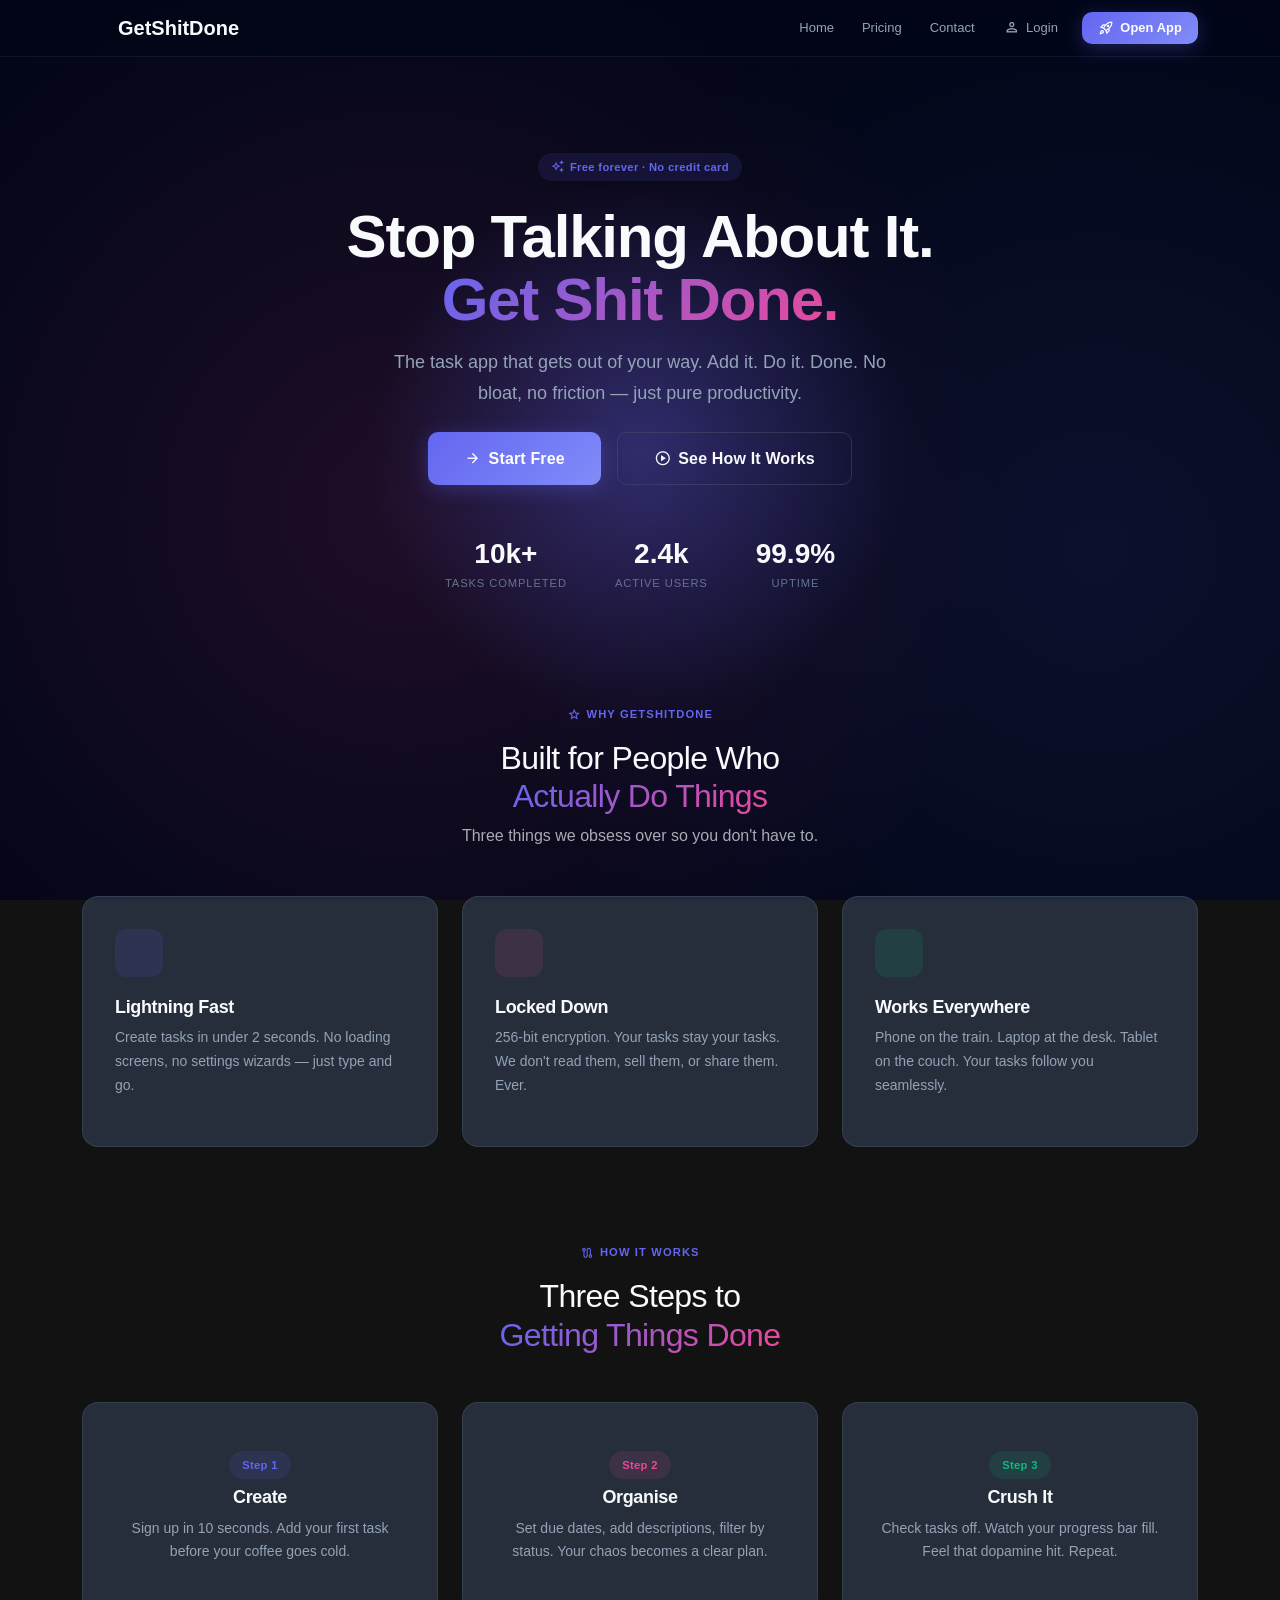
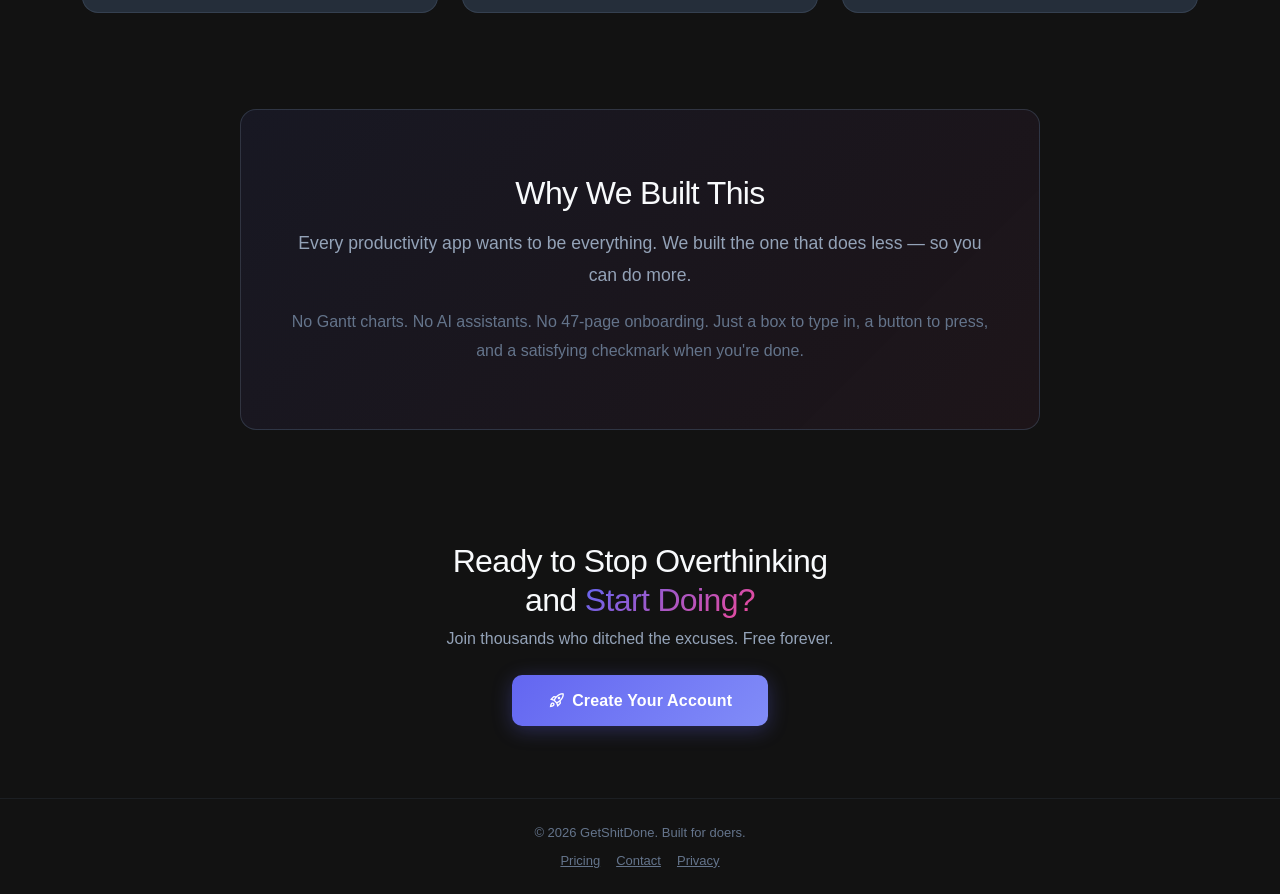
<file: public/index.html>
<!DOCTYPE html>
<html lang="en" data-bs-theme="dark">
<head>
    <meta charset="UTF-8">
    <meta name="viewport" content="width=device-width, initial-scale=1.0">
    <title>GetShitDone — Your Tasks, Handled.</title>
    <link href="https://cdn.jsdelivr.net/npm/bootstrap@5.3.3/dist/css/bootstrap.min.css" rel="stylesheet">
    <link href="https://fonts.googleapis.com/css2?family=Material+Symbols+Outlined:opsz,wght@20..48,300" rel="stylesheet">
    <link rel="stylesheet" href="css/style.css">
    <script src="https://cdn.lordicon.com/lordicon.js"></script>
    <script src="js/background.js" defer></script>
    <script src="js/main.js" defer></script>
</head>
<body>

    <!-- NAVBAR -->
    <nav class="navbar navbar-expand-lg sticky-top">
        <div class="container">
            <a class="navbar-brand" href="index.html">
                <lord-icon src="https://cdn.lordicon.com/abfverha.json" trigger="loop" delay="3000" colors="primary:#6366f1,secondary:#ec4899" style="width:28px;height:28px"></lord-icon>
                GetShitDone
            </a>
            <button class="navbar-toggler" type="button" data-bs-toggle="collapse" data-bs-target="#mainNav">
                <span class="navbar-toggler-icon"></span>
            </button>
            <div class="collapse navbar-collapse" id="mainNav">
                <ul class="navbar-nav ms-auto align-items-lg-center gap-1">
                    <li class="nav-item"><a class="nav-link" href="index.html">Home</a></li>
                    <li class="nav-item"><a class="nav-link" href="features.html">Pricing</a></li>
                    <li class="nav-item"><a class="nav-link" href="contact.html">Contact</a></li>
                    <li class="nav-item"><a class="nav-link" href="login.html"><span class="material-symbols-outlined">person</span> Login</a></li>
                    <li class="nav-item ms-lg-2"><a class="btn btn-gsd btn-gsd-primary btn-gsd-sm" href="dashboard.html"><span class="material-symbols-outlined" style="font-size:1rem;">rocket_launch</span> Open App</a></li>
                </ul>
            </div>
        </div>
    </nav>

    <!-- HERO -->
    <header class="hero">
        <div class="container">
            <div class="mb-4 anim-fade-up">
                <span class="badge-gsd badge-gsd-primary">
                    <span class="material-symbols-outlined" style="font-size:0.85rem;">auto_awesome</span>
                    Free forever · No credit card
                </span>
            </div>
            <div class="mb-4 anim-fade-up anim-delay-1">
                <lord-icon src="https://cdn.lordicon.com/jdalicnn.json" trigger="loop" delay="1500" colors="primary:#6366f1,secondary:#ec4899" style="width:110px;height:110px"></lord-icon>
            </div>
            <h1 class="anim-fade-up anim-delay-1">Stop Talking About It.<br><span class="gradient-text">Get Shit Done.</span></h1>
            <p class="hero-subtitle mt-3 mb-4 anim-fade-up anim-delay-2">The task app that gets out of your way. Add it. Do it. Done. No bloat, no friction — just pure productivity.</p>
            <div class="d-flex gap-3 justify-content-center flex-wrap anim-fade-up anim-delay-3">
                <a href="register.html" class="btn btn-gsd btn-gsd-primary btn-gsd-lg"><span class="material-symbols-outlined" style="font-size:1.1rem;">arrow_forward</span> Start Free</a>
                <a href="#features" class="btn btn-gsd btn-gsd-outline btn-gsd-lg"><span class="material-symbols-outlined" style="font-size:1.1rem;">play_circle</span> See How It Works</a>
            </div>
            <div class="d-flex gap-5 justify-content-center flex-wrap mt-5 anim-fade-up anim-delay-4">
                <div class="text-center"><div class="hero-stat-value">10k+</div><div class="hero-stat-label">Tasks Completed</div></div>
                <div class="text-center"><div class="hero-stat-value">2.4k</div><div class="hero-stat-label">Active Users</div></div>
                <div class="text-center"><div class="hero-stat-value">99.9%</div><div class="hero-stat-label">Uptime</div></div>
            </div>
        </div>
    </header>

    <!-- FEATURES -->
    <section id="features" class="py-5">
        <div class="container">
            <div class="text-center mb-5">
                <span class="section-label mb-2 d-inline-flex"><span class="material-symbols-outlined" style="font-size:0.9rem;">star</span> Why GetShitDone</span>
                <h2 class="mt-2">Built for People Who<br><span class="gradient-text">Actually Do Things</span></h2>
                <p class="text-muted mx-auto" style="max-width:500px;">Three things we obsess over so you don't have to.</p>
            </div>
            <div class="row g-4">
                <div class="col-md-4">
                    <div class="card-gsd h-100">
                        <div class="card-icon-wrap purple"><lord-icon src="https://cdn.lordicon.com/kkvxgpti.json" trigger="loop" delay="2000" colors="primary:#6366f1" style="width:28px;height:28px"></lord-icon></div>
                        <h3>Lightning Fast</h3>
                        <p>Create tasks in under 2 seconds. No loading screens, no settings wizards — just type and go.</p>
                    </div>
                </div>
                <div class="col-md-4">
                    <div class="card-gsd h-100">
                        <div class="card-icon-wrap pink"><lord-icon src="https://cdn.lordicon.com/xtzvywzp.json" trigger="loop" delay="2500" colors="primary:#ec4899" style="width:28px;height:28px"></lord-icon></div>
                        <h3>Locked Down</h3>
                        <p>256-bit encryption. Your tasks stay your tasks. We don't read them, sell them, or share them. Ever.</p>
                    </div>
                </div>
                <div class="col-md-4">
                    <div class="card-gsd h-100">
                        <div class="card-icon-wrap green"><lord-icon src="https://cdn.lordicon.com/jmkrnisz.json" trigger="loop" delay="3000" colors="primary:#10b981" style="width:28px;height:28px"></lord-icon></div>
                        <h3>Works Everywhere</h3>
                        <p>Phone on the train. Laptop at the desk. Tablet on the couch. Your tasks follow you seamlessly.</p>
                    </div>
                </div>
            </div>
        </div>
    </section>

    <!-- HOW IT WORKS -->
    <section class="py-5">
        <div class="container">
            <div class="text-center mb-5">
                <span class="section-label mb-2 d-inline-flex"><span class="material-symbols-outlined" style="font-size:0.9rem;">route</span> How It Works</span>
                <h2 class="mt-2">Three Steps to<br><span class="gradient-text">Getting Things Done</span></h2>
            </div>
            <div class="row g-4">
                <div class="col-md-4">
                    <div class="card-gsd text-center h-100">
                        <lord-icon src="https://cdn.lordicon.com/mecwbjnp.json" trigger="loop" delay="2000" colors="primary:#6366f1,secondary:#818cf8" style="width:60px;height:60px;margin:0 auto;"></lord-icon>
                        <span class="badge-gsd badge-gsd-primary d-inline-flex mt-3 mb-2 mx-auto">Step 1</span>
                        <h3>Create</h3>
                        <p>Sign up in 10 seconds. Add your first task before your coffee goes cold.</p>
                    </div>
                </div>
                <div class="col-md-4">
                    <div class="card-gsd text-center h-100">
                        <lord-icon src="https://cdn.lordicon.com/depeqmsz.json" trigger="loop" delay="2500" colors="primary:#ec4899,secondary:#f472b6" style="width:60px;height:60px;margin:0 auto;"></lord-icon>
                        <span class="badge-gsd badge-gsd-secondary d-inline-flex mt-3 mb-2 mx-auto">Step 2</span>
                        <h3>Organise</h3>
                        <p>Set due dates, add descriptions, filter by status. Your chaos becomes a clear plan.</p>
                    </div>
                </div>
                <div class="col-md-4">
                    <div class="card-gsd text-center h-100">
                        <lord-icon src="https://cdn.lordicon.com/lomfljuq.json" trigger="loop" delay="3000" colors="primary:#10b981,secondary:#34d399" style="width:60px;height:60px;margin:0 auto;"></lord-icon>
                        <span class="badge-gsd badge-gsd-accent d-inline-flex mt-3 mb-2 mx-auto">Step 3</span>
                        <h3>Crush It</h3>
                        <p>Check tasks off. Watch your progress bar fill. Feel that dopamine hit. Repeat.</p>
                    </div>
                </div>
            </div>
        </div>
    </section>

    <!-- ABOUT -->
    <section class="py-5">
        <div class="container">
            <div class="about-card text-center mx-auto" style="max-width:800px;">
                <lord-icon src="https://cdn.lordicon.com/jdgfsfzr.json" trigger="loop" delay="3000" colors="primary:#6366f1,secondary:#ec4899" style="width:56px;height:56px;"></lord-icon>
                <h2 class="mt-3">Why We Built This</h2>
                <p class="mt-3" style="color:var(--text-muted);font-size:1.1rem;line-height:1.8;">Every productivity app wants to be everything. We built the one that does less — so you can do more.</p>
                <p style="color:var(--text-dim);line-height:1.8;">No Gantt charts. No AI assistants. No 47-page onboarding. Just a box to type in, a button to press, and a satisfying checkmark when you're done.</p>
            </div>
        </div>
    </section>

    <!-- CTA -->
    <section class="py-5 text-center">
        <div class="container">
            <lord-icon src="https://cdn.lordicon.com/lupuorrc.json" trigger="loop" delay="2000" colors="primary:#6366f1,secondary:#ec4899" style="width:72px;height:72px;"></lord-icon>
            <h2 class="mt-3">Ready to Stop Overthinking<br>and <span class="gradient-text">Start Doing?</span></h2>
            <p class="mx-auto mb-4" style="max-width:480px;color:var(--text-muted);">Join thousands who ditched the excuses. Free forever.</p>
            <a href="register.html" class="btn btn-gsd btn-gsd-primary btn-gsd-lg"><span class="material-symbols-outlined" style="font-size:1.1rem;">rocket_launch</span> Create Your Account</a>
        </div>
    </section>

    <!-- FOOTER -->
    <footer class="py-4 mt-4 text-center">
        <div class="container">
            <p class="mb-2">&copy; 2026 GetShitDone. Built for doers.</p>
            <div class="d-flex gap-3 justify-content-center">
                <a href="features.html">Pricing</a>
                <a href="contact.html">Contact</a>
                <a href="privacy.html">Privacy</a>
            </div>
        </div>
    </footer>

    <script src="https://cdn.jsdelivr.net/npm/bootstrap@5.3.3/dist/js/bootstrap.bundle.min.js"></script>
</body>
</html>
</file>
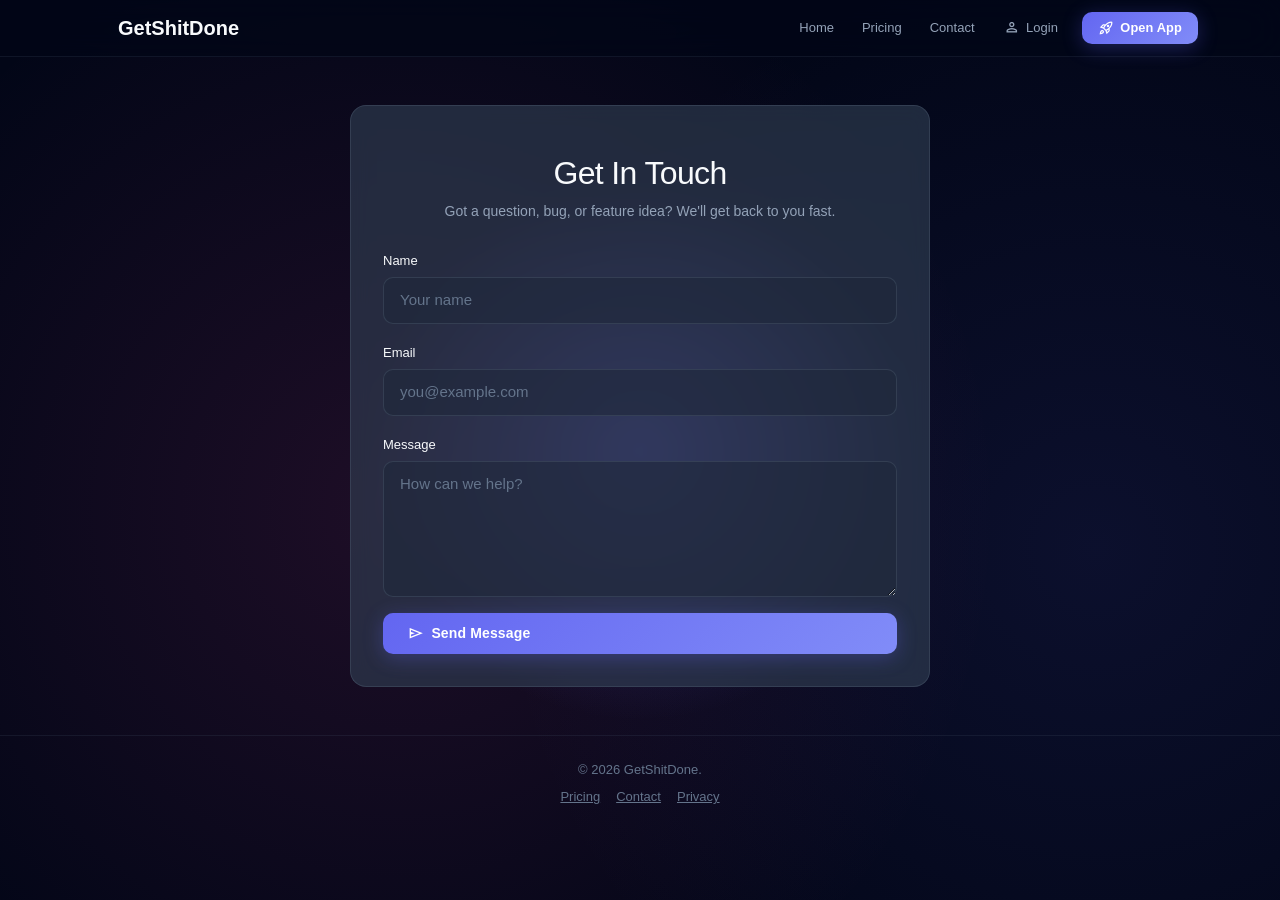
<file: public/contact.html>
<!DOCTYPE html>
<html lang="en" data-bs-theme="dark">
<head>
    <meta charset="UTF-8">
    <meta name="viewport" content="width=device-width, initial-scale=1.0">
    <title>Contact — GetShitDone</title>
    <link href="https://cdn.jsdelivr.net/npm/bootstrap@5.3.3/dist/css/bootstrap.min.css" rel="stylesheet">
    <link href="https://fonts.googleapis.com/css2?family=Material+Symbols+Outlined:opsz,wght@20..48,300" rel="stylesheet">
    <link rel="stylesheet" href="css/style.css">
    <script src="https://cdn.lordicon.com/lordicon.js"></script>
    <script src="js/background.js" defer></script>
    <script src="js/main.js" defer></script>
</head>
<body>
    <nav class="navbar navbar-expand-lg sticky-top"><div class="container"><a class="navbar-brand" href="index.html"><lord-icon src="https://cdn.lordicon.com/abfverha.json" trigger="loop" delay="3000" colors="primary:#6366f1,secondary:#ec4899" style="width:28px;height:28px"></lord-icon> GetShitDone</a><button class="navbar-toggler" type="button" data-bs-toggle="collapse" data-bs-target="#mainNav"><span class="navbar-toggler-icon"></span></button><div class="collapse navbar-collapse" id="mainNav"><ul class="navbar-nav ms-auto align-items-lg-center gap-1"><li class="nav-item"><a class="nav-link" href="index.html">Home</a></li><li class="nav-item"><a class="nav-link" href="features.html">Pricing</a></li><li class="nav-item"><a class="nav-link" href="contact.html">Contact</a></li><li class="nav-item"><a class="nav-link" href="login.html"><span class="material-symbols-outlined">person</span> Login</a></li><li class="nav-item ms-lg-2"><a class="btn btn-gsd btn-gsd-primary btn-gsd-sm" href="dashboard.html"><span class="material-symbols-outlined" style="font-size:1rem;">rocket_launch</span> Open App</a></li></ul></div></div></nav>

    <main class="container py-5">
        <div class="card-gsd mx-auto" style="max-width:580px;">
            <div class="text-center mb-4">
                <lord-icon src="https://cdn.lordicon.com/rhvddzym.json" trigger="loop" delay="3000" colors="primary:#6366f1,secondary:#ec4899" style="width:56px;height:56px;"></lord-icon>
                <h2 class="mt-3">Get In Touch</h2>
                <p style="color:var(--text-muted);font-size:0.875rem;">Got a question, bug, or feature idea? We'll get back to you fast.</p>
            </div>
            <form id="contact-form">
                <div class="mb-3"><label class="form-label-gsd">Name</label><input type="text" id="contact-name" class="form-control form-control-gsd" placeholder="Your name" required></div>
                <div class="mb-3"><label class="form-label-gsd">Email</label><input type="email" id="contact-email" class="form-control form-control-gsd" placeholder="you@example.com" required></div>
                <div class="mb-3"><label class="form-label-gsd">Message</label><textarea id="contact-message" class="form-control form-control-gsd" rows="5" placeholder="How can we help?" required></textarea></div>
                <button type="submit" class="btn btn-gsd btn-gsd-primary w-100"><span class="material-symbols-outlined" style="font-size:1.1rem;">send</span> Send Message</button>
            </form>
        </div>
    </main>

    <footer class="py-4 text-center"><div class="container"><p class="mb-2">&copy; 2026 GetShitDone.</p><div class="d-flex gap-3 justify-content-center"><a href="features.html">Pricing</a><a href="contact.html">Contact</a><a href="privacy.html">Privacy</a></div></div></footer>
    <script src="https://cdn.jsdelivr.net/npm/bootstrap@5.3.3/dist/js/bootstrap.bundle.min.js"></script>
</body>
</html>
</file>
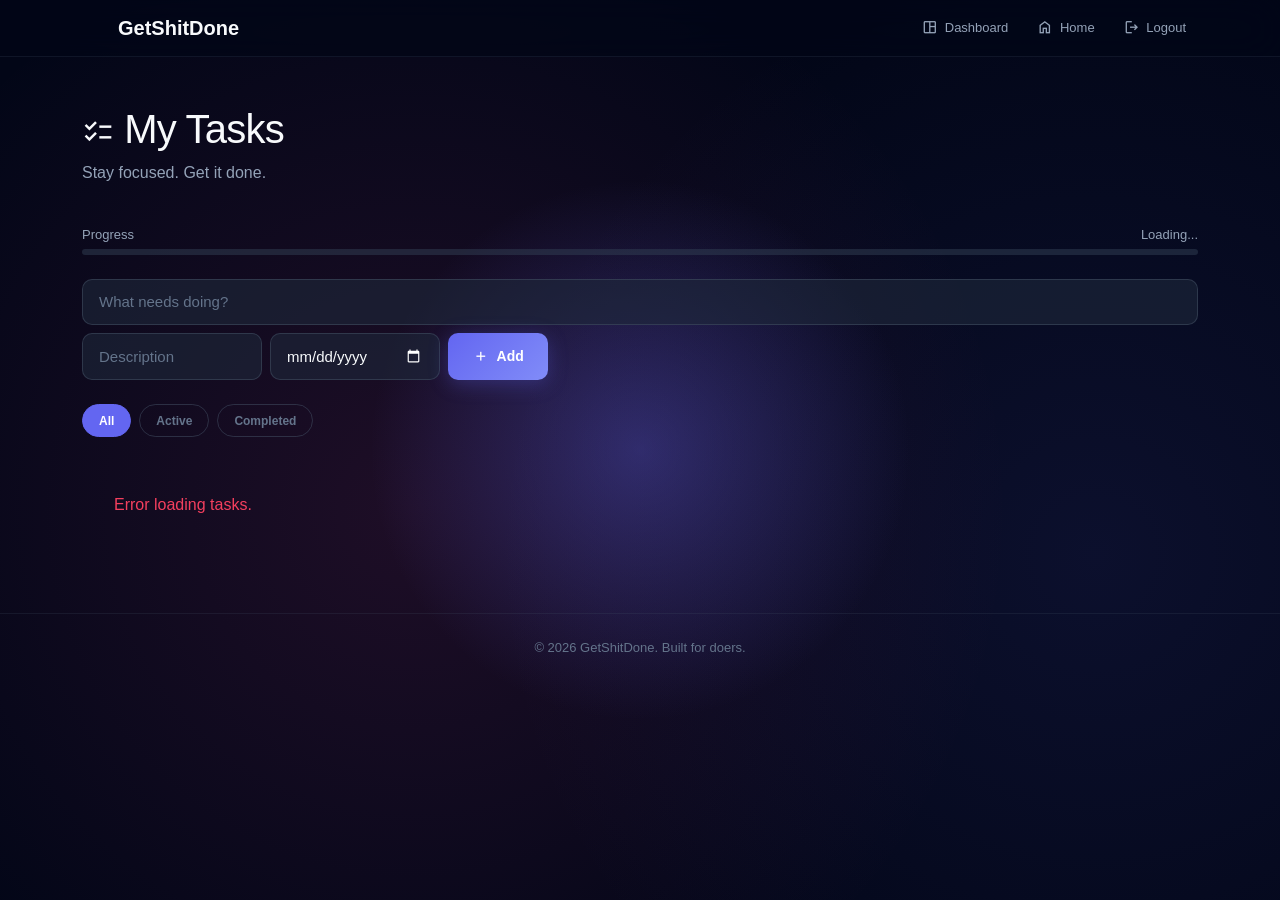
<file: public/dashboard.html>
<!DOCTYPE html>
<html lang="en" data-bs-theme="dark">
<head>
    <meta charset="UTF-8">
    <meta name="viewport" content="width=device-width, initial-scale=1.0">
    <title>Dashboard — GetShitDone</title>
    <link href="https://cdn.jsdelivr.net/npm/bootstrap@5.3.3/dist/css/bootstrap.min.css" rel="stylesheet">
    <link href="https://fonts.googleapis.com/css2?family=Material+Symbols+Outlined:opsz,wght@20..48,300" rel="stylesheet">
    <link rel="stylesheet" href="css/style.css">
    <script src="https://cdn.lordicon.com/lordicon.js"></script>
    <script src="js/background.js" defer></script>
</head>
<body>

    <nav class="navbar navbar-expand-lg sticky-top">
        <div class="container">
            <a class="navbar-brand" href="index.html">
                <lord-icon src="https://cdn.lordicon.com/abfverha.json" trigger="loop" delay="3000" colors="primary:#6366f1,secondary:#ec4899" style="width:28px;height:28px"></lord-icon>
                GetShitDone
            </a>
            <button class="navbar-toggler" type="button" data-bs-toggle="collapse" data-bs-target="#mainNav"><span class="navbar-toggler-icon"></span></button>
            <div class="collapse navbar-collapse" id="mainNav">
                <ul class="navbar-nav ms-auto align-items-lg-center gap-1">
                    <li class="nav-item"><a class="nav-link" href="dashboard.html"><span class="material-symbols-outlined">space_dashboard</span> Dashboard</a></li>
                    <li class="nav-item"><a class="nav-link" href="index.html"><span class="material-symbols-outlined">home</span> Home</a></li>
                    <li class="nav-item"><a class="nav-link" href="login.html"><span class="material-symbols-outlined">logout</span> Logout</a></li>
                </ul>
            </div>
        </div>
    </nav>

    <main class="container py-5">
        <div class="d-flex justify-content-between align-items-start flex-wrap gap-3 mb-4">
            <div>
                <h1><span class="material-symbols-outlined" style="font-size:2rem;vertical-align:middle;">checklist</span> My Tasks</h1>
                <p style="color:var(--text-muted);">Stay focused. Get it done.</p>
            </div>
        </div>

        <!-- Progress -->
        <div class="mb-4">
            <div class="d-flex justify-content-between mb-1" style="font-size:0.8125rem;color:var(--text-muted);">
                <span>Progress</span>
                <span id="progress-text">Loading...</span>
            </div>
            <div class="progress-gsd">
                <div class="progress-gsd-fill" id="progress-fill" style="width:0%;"></div>
            </div>
        </div>

        <!-- Add task -->
        <form id="add-task-form" class="d-flex gap-2 mb-4 flex-wrap">
            <input type="text" id="new-task-title" class="form-control form-control-gsd flex-grow-1" placeholder="What needs doing?" required>
            <input type="text" id="new-task-desc" class="form-control form-control-gsd" placeholder="Description" style="max-width:180px;">
            <input type="date" id="new-task-date" class="form-control form-control-gsd" style="max-width:170px;">
            <button type="submit" class="btn btn-gsd btn-gsd-primary"><span class="material-symbols-outlined" style="font-size:1.1rem;">add</span> Add</button>
        </form>

        <!-- Filters -->
        <div class="d-flex gap-2 mb-4 flex-wrap">
            <button class="filter-tab active" data-filter="all">All</button>
            <button class="filter-tab" data-filter="active">Active</button>
            <button class="filter-tab" data-filter="completed">Completed</button>
        </div>

        <!-- Task list -->
        <div id="task-list" class="task-list">
            <div class="empty-state">
                <span class="material-symbols-outlined">hourglass_empty</span>
                <h3 class="mt-2">Loading tasks...</h3>
            </div>
        </div>
    </main>

    <!-- Edit Modal (Bootstrap) -->
    <div class="modal fade" id="editModal" tabindex="-1">
        <div class="modal-dialog modal-dialog-centered">
            <div class="modal-content modal-content-gsd">
                <div class="modal-header border-0 pb-0">
                    <h5 class="modal-title"><span class="material-symbols-outlined" style="vertical-align:middle;margin-right:0.4rem;">edit_note</span> Edit Task</h5>
                    <button type="button" class="btn-close btn-close-white" data-bs-dismiss="modal"></button>
                </div>
                <div class="modal-body">
                    <form id="edit-task-form">
                        <input type="hidden" id="edit-task-id">
                        <div class="mb-3">
                            <label class="form-label-gsd">Title</label>
                            <input type="text" id="edit-task-title" class="form-control form-control-gsd" required>
                        </div>
                        <div class="mb-3">
                            <label class="form-label-gsd">Description</label>
                            <input type="text" id="edit-task-desc" class="form-control form-control-gsd">
                        </div>
                        <div class="mb-3">
                            <label class="form-label-gsd">Due Date</label>
                            <input type="date" id="edit-task-date" class="form-control form-control-gsd">
                        </div>
                        <button type="submit" class="btn btn-gsd btn-gsd-primary w-100"><span class="material-symbols-outlined" style="font-size:1.1rem;">save</span> Save Changes</button>
                    </form>
                </div>
            </div>
        </div>
    </div>

    <footer class="py-4 text-center">
        <div class="container"><p class="mb-0">&copy; 2026 GetShitDone. Built for doers.</p></div>
    </footer>

    <script src="https://cdn.jsdelivr.net/npm/bootstrap@5.3.3/dist/js/bootstrap.bundle.min.js"></script>
    <script src="js/app.js"></script>
</body>
</html>
</file>
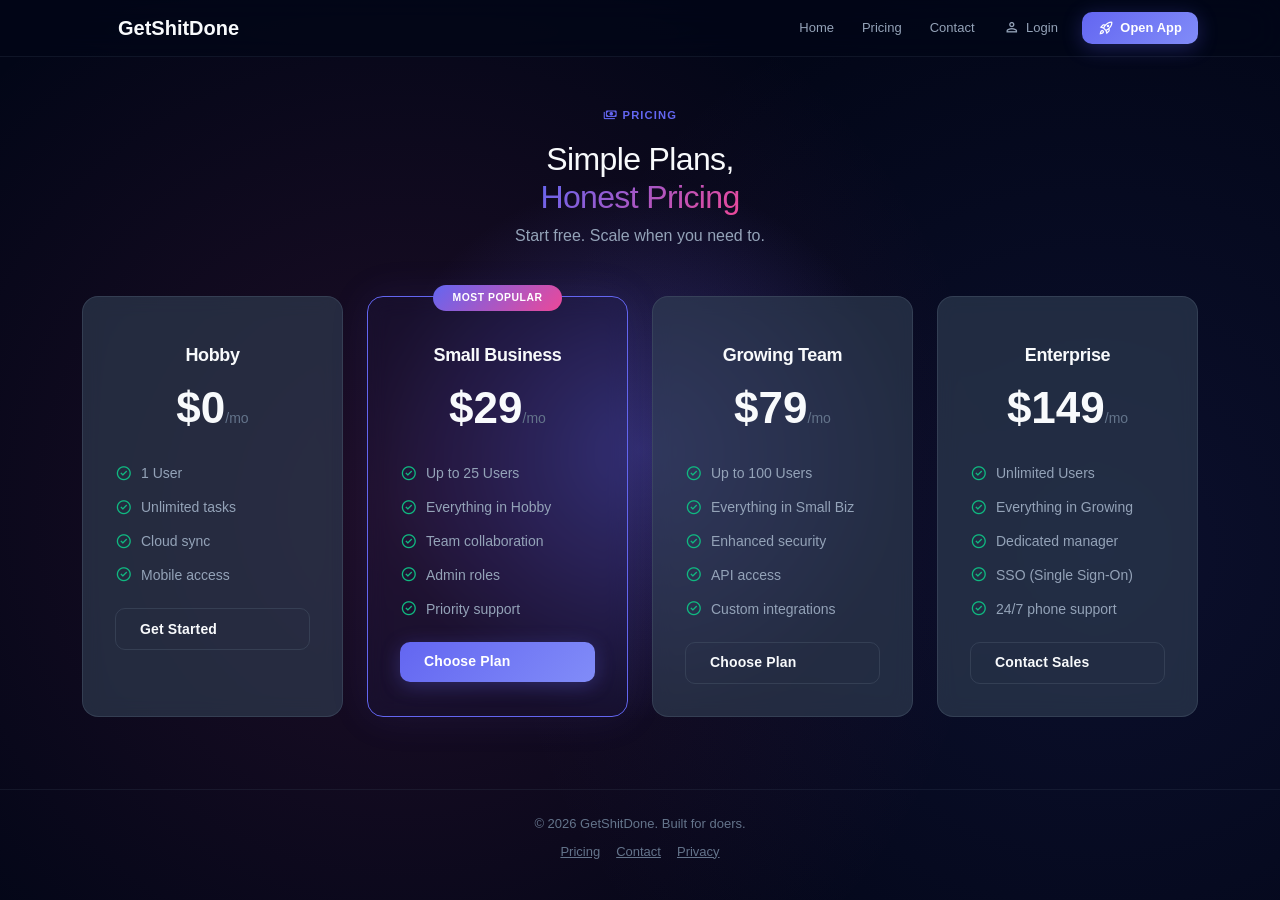
<file: public/features.html>
<!DOCTYPE html>
<html lang="en" data-bs-theme="dark">
<head>
    <meta charset="UTF-8">
    <meta name="viewport" content="width=device-width, initial-scale=1.0">
    <title>Pricing — GetShitDone</title>
    <link href="https://cdn.jsdelivr.net/npm/bootstrap@5.3.3/dist/css/bootstrap.min.css" rel="stylesheet">
    <link href="https://fonts.googleapis.com/css2?family=Material+Symbols+Outlined:opsz,wght@20..48,300" rel="stylesheet">
    <link rel="stylesheet" href="css/style.css">
    <script src="https://cdn.lordicon.com/lordicon.js"></script>
    <script src="js/background.js" defer></script>
    <script src="js/main.js" defer></script>
</head>
<body>
    <nav class="navbar navbar-expand-lg sticky-top">
        <div class="container">
            <a class="navbar-brand" href="index.html"><lord-icon src="https://cdn.lordicon.com/abfverha.json" trigger="loop" delay="3000" colors="primary:#6366f1,secondary:#ec4899" style="width:28px;height:28px"></lord-icon> GetShitDone</a>
            <button class="navbar-toggler" type="button" data-bs-toggle="collapse" data-bs-target="#mainNav"><span class="navbar-toggler-icon"></span></button>
            <div class="collapse navbar-collapse" id="mainNav">
                <ul class="navbar-nav ms-auto align-items-lg-center gap-1">
                    <li class="nav-item"><a class="nav-link" href="index.html">Home</a></li>
                    <li class="nav-item"><a class="nav-link" href="features.html">Pricing</a></li>
                    <li class="nav-item"><a class="nav-link" href="contact.html">Contact</a></li>
                    <li class="nav-item"><a class="nav-link" href="login.html"><span class="material-symbols-outlined">person</span> Login</a></li>
                    <li class="nav-item ms-lg-2"><a class="btn btn-gsd btn-gsd-primary btn-gsd-sm" href="dashboard.html"><span class="material-symbols-outlined" style="font-size:1rem;">rocket_launch</span> Open App</a></li>
                </ul>
            </div>
        </div>
    </nav>

    <main class="container py-5">
        <div class="text-center mb-5">
            <span class="section-label mb-2 d-inline-flex"><span class="material-symbols-outlined" style="font-size:0.9rem;">payments</span> Pricing</span>
            <h2 class="mt-2">Simple Plans,<br><span class="gradient-text">Honest Pricing</span></h2>
            <p class="mx-auto" style="max-width:480px;color:var(--text-muted);">Start free. Scale when you need to.</p>
        </div>
        <div class="row g-4">
            <div class="col-lg-3 col-md-6">
                <div class="card-gsd pricing-card h-100">
                    <lord-icon src="https://cdn.lordicon.com/bgeefnmp.json" trigger="loop" delay="3000" colors="primary:#6366f1" style="width:36px;height:36px;"></lord-icon>
                    <h3 class="mt-3">Hobby</h3>
                    <div class="pricing-price">$0<span>/mo</span></div>
                    <ul class="pricing-features my-3">
                        <li><span class="material-symbols-outlined">check_circle</span> 1 User</li>
                        <li><span class="material-symbols-outlined">check_circle</span> Unlimited tasks</li>
                        <li><span class="material-symbols-outlined">check_circle</span> Cloud sync</li>
                        <li><span class="material-symbols-outlined">check_circle</span> Mobile access</li>
                    </ul>
                    <a href="register.html" class="btn btn-gsd btn-gsd-outline w-100 mt-auto">Get Started</a>
                </div>
            </div>
            <div class="col-lg-3 col-md-6">
                <div class="card-gsd pricing-card featured h-100">
                    <span class="pricing-badge">Most Popular</span>
                    <lord-icon src="https://cdn.lordicon.com/qhviklyi.json" trigger="loop" delay="3000" colors="primary:#6366f1,secondary:#ec4899" style="width:36px;height:36px;"></lord-icon>
                    <h3 class="mt-3">Small Business</h3>
                    <div class="pricing-price">$29<span>/mo</span></div>
                    <ul class="pricing-features my-3">
                        <li><span class="material-symbols-outlined">check_circle</span> Up to 25 Users</li>
                        <li><span class="material-symbols-outlined">check_circle</span> Everything in Hobby</li>
                        <li><span class="material-symbols-outlined">check_circle</span> Team collaboration</li>
                        <li><span class="material-symbols-outlined">check_circle</span> Admin roles</li>
                        <li><span class="material-symbols-outlined">check_circle</span> Priority support</li>
                    </ul>
                    <a href="register.html?plan=small-business" class="btn btn-gsd btn-gsd-primary w-100 mt-auto">Choose Plan</a>
                </div>
            </div>
            <div class="col-lg-3 col-md-6">
                <div class="card-gsd pricing-card h-100">
                    <lord-icon src="https://cdn.lordicon.com/fttvwdlw.json" trigger="loop" delay="3000" colors="primary:#10b981" style="width:36px;height:36px;"></lord-icon>
                    <h3 class="mt-3">Growing Team</h3>
                    <div class="pricing-price">$79<span>/mo</span></div>
                    <ul class="pricing-features my-3">
                        <li><span class="material-symbols-outlined">check_circle</span> Up to 100 Users</li>
                        <li><span class="material-symbols-outlined">check_circle</span> Everything in Small Biz</li>
                        <li><span class="material-symbols-outlined">check_circle</span> Enhanced security</li>
                        <li><span class="material-symbols-outlined">check_circle</span> API access</li>
                        <li><span class="material-symbols-outlined">check_circle</span> Custom integrations</li>
                    </ul>
                    <a href="register.html?plan=growing-team" class="btn btn-gsd btn-gsd-outline w-100 mt-auto">Choose Plan</a>
                </div>
            </div>
            <div class="col-lg-3 col-md-6">
                <div class="card-gsd pricing-card h-100">
                    <lord-icon src="https://cdn.lordicon.com/nocovwne.json" trigger="loop" delay="3000" colors="primary:#ec4899" style="width:36px;height:36px;"></lord-icon>
                    <h3 class="mt-3">Enterprise</h3>
                    <div class="pricing-price">$149<span>/mo</span></div>
                    <ul class="pricing-features my-3">
                        <li><span class="material-symbols-outlined">check_circle</span> Unlimited Users</li>
                        <li><span class="material-symbols-outlined">check_circle</span> Everything in Growing</li>
                        <li><span class="material-symbols-outlined">check_circle</span> Dedicated manager</li>
                        <li><span class="material-symbols-outlined">check_circle</span> SSO (Single Sign-On)</li>
                        <li><span class="material-symbols-outlined">check_circle</span> 24/7 phone support</li>
                    </ul>
                    <a href="contact.html" class="btn btn-gsd btn-gsd-outline w-100 mt-auto">Contact Sales</a>
                </div>
            </div>
        </div>
    </main>

    <footer class="py-4 mt-4 text-center"><div class="container"><p class="mb-2">&copy; 2026 GetShitDone. Built for doers.</p><div class="d-flex gap-3 justify-content-center"><a href="features.html">Pricing</a><a href="contact.html">Contact</a><a href="privacy.html">Privacy</a></div></div></footer>
    <script src="https://cdn.jsdelivr.net/npm/bootstrap@5.3.3/dist/js/bootstrap.bundle.min.js"></script>
</body>
</html>
</file>
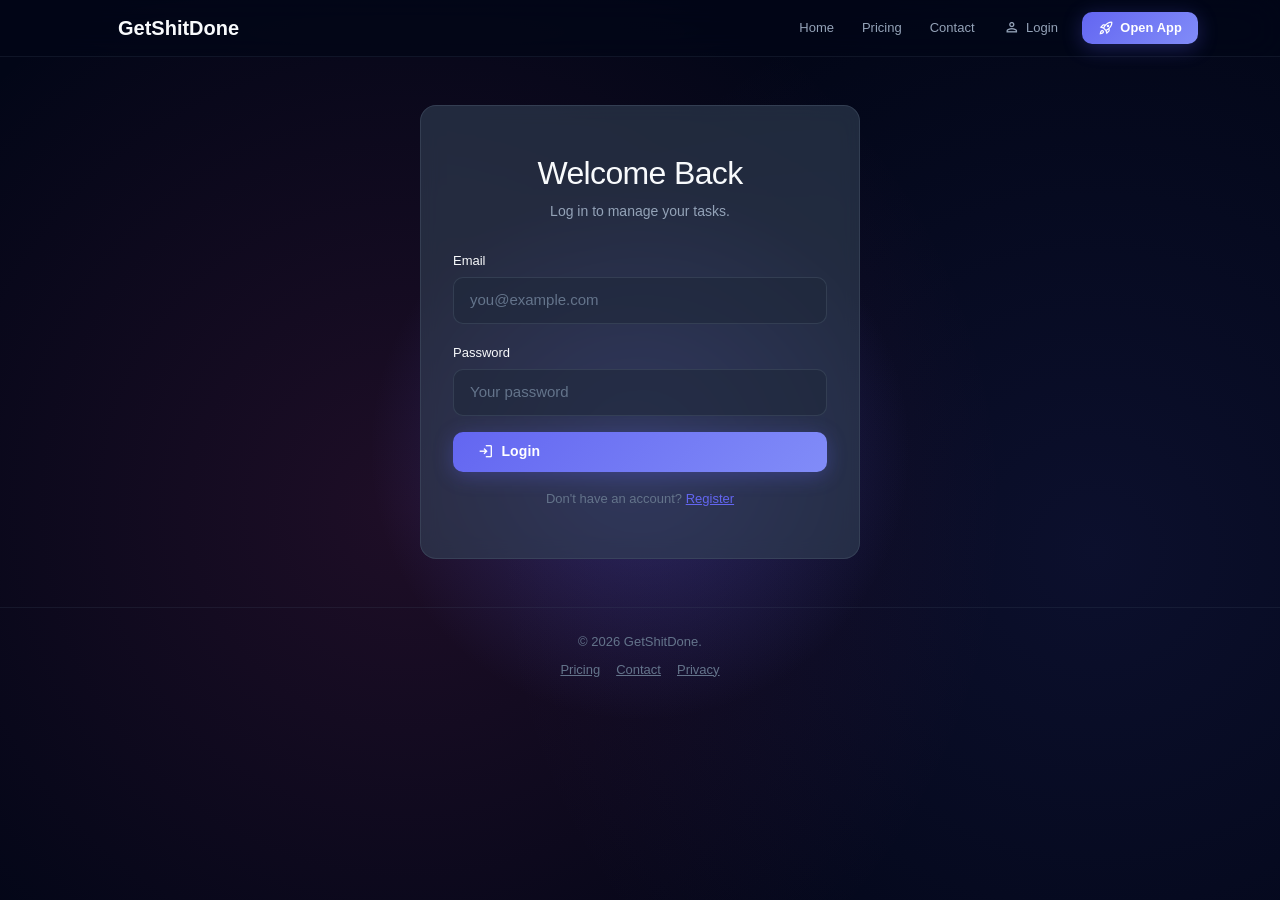
<file: public/login.html>
<!DOCTYPE html>
<html lang="en" data-bs-theme="dark">
<head>
    <meta charset="UTF-8">
    <meta name="viewport" content="width=device-width, initial-scale=1.0">
    <title>Login — GetShitDone</title>
    <link href="https://cdn.jsdelivr.net/npm/bootstrap@5.3.3/dist/css/bootstrap.min.css" rel="stylesheet">
    <link href="https://fonts.googleapis.com/css2?family=Material+Symbols+Outlined:opsz,wght@20..48,300" rel="stylesheet">
    <link rel="stylesheet" href="css/style.css">
    <script src="https://cdn.lordicon.com/lordicon.js"></script>
    <script src="js/background.js" defer></script>
    <script src="js/main.js" defer></script>
</head>
<body>
    <nav class="navbar navbar-expand-lg sticky-top"><div class="container"><a class="navbar-brand" href="index.html"><lord-icon src="https://cdn.lordicon.com/abfverha.json" trigger="loop" delay="3000" colors="primary:#6366f1,secondary:#ec4899" style="width:28px;height:28px"></lord-icon> GetShitDone</a><button class="navbar-toggler" type="button" data-bs-toggle="collapse" data-bs-target="#mainNav"><span class="navbar-toggler-icon"></span></button><div class="collapse navbar-collapse" id="mainNav"><ul class="navbar-nav ms-auto align-items-lg-center gap-1"><li class="nav-item"><a class="nav-link" href="index.html">Home</a></li><li class="nav-item"><a class="nav-link" href="features.html">Pricing</a></li><li class="nav-item"><a class="nav-link" href="contact.html">Contact</a></li><li class="nav-item"><a class="nav-link" href="login.html"><span class="material-symbols-outlined">person</span> Login</a></li><li class="nav-item ms-lg-2"><a class="btn btn-gsd btn-gsd-primary btn-gsd-sm" href="dashboard.html"><span class="material-symbols-outlined" style="font-size:1rem;">rocket_launch</span> Open App</a></li></ul></div></div></nav>

    <main class="container py-5">
        <div class="card-gsd mx-auto" style="max-width:440px;">
            <div class="text-center mb-4">
                <lord-icon src="https://cdn.lordicon.com/hrjifpbq.json" trigger="loop" delay="3000" colors="primary:#6366f1,secondary:#ec4899" style="width:56px;height:56px;"></lord-icon>
                <h2 class="mt-3">Welcome Back</h2>
                <p style="color:var(--text-muted);font-size:0.875rem;">Log in to manage your tasks.</p>
            </div>
            <form onsubmit="event.preventDefault(); window.location.href='dashboard.html';">
                <div class="mb-3"><label class="form-label-gsd">Email</label><input type="email" class="form-control form-control-gsd" placeholder="you@example.com" required></div>
                <div class="mb-3"><label class="form-label-gsd">Password</label><input type="password" class="form-control form-control-gsd" placeholder="Your password" required></div>
                <button type="submit" class="btn btn-gsd btn-gsd-primary w-100"><span class="material-symbols-outlined" style="font-size:1.1rem;">login</span> Login</button>
            </form>
            <p class="text-center mt-3" style="font-size:0.8125rem;color:var(--text-dim);">Don't have an account? <a href="register.html">Register</a></p>
        </div>
    </main>

    <footer class="py-4 text-center"><div class="container"><p class="mb-2">&copy; 2026 GetShitDone.</p><div class="d-flex gap-3 justify-content-center"><a href="features.html">Pricing</a><a href="contact.html">Contact</a><a href="privacy.html">Privacy</a></div></div></footer>
    <script src="https://cdn.jsdelivr.net/npm/bootstrap@5.3.3/dist/js/bootstrap.bundle.min.js"></script>
</body>
</html>
</file>
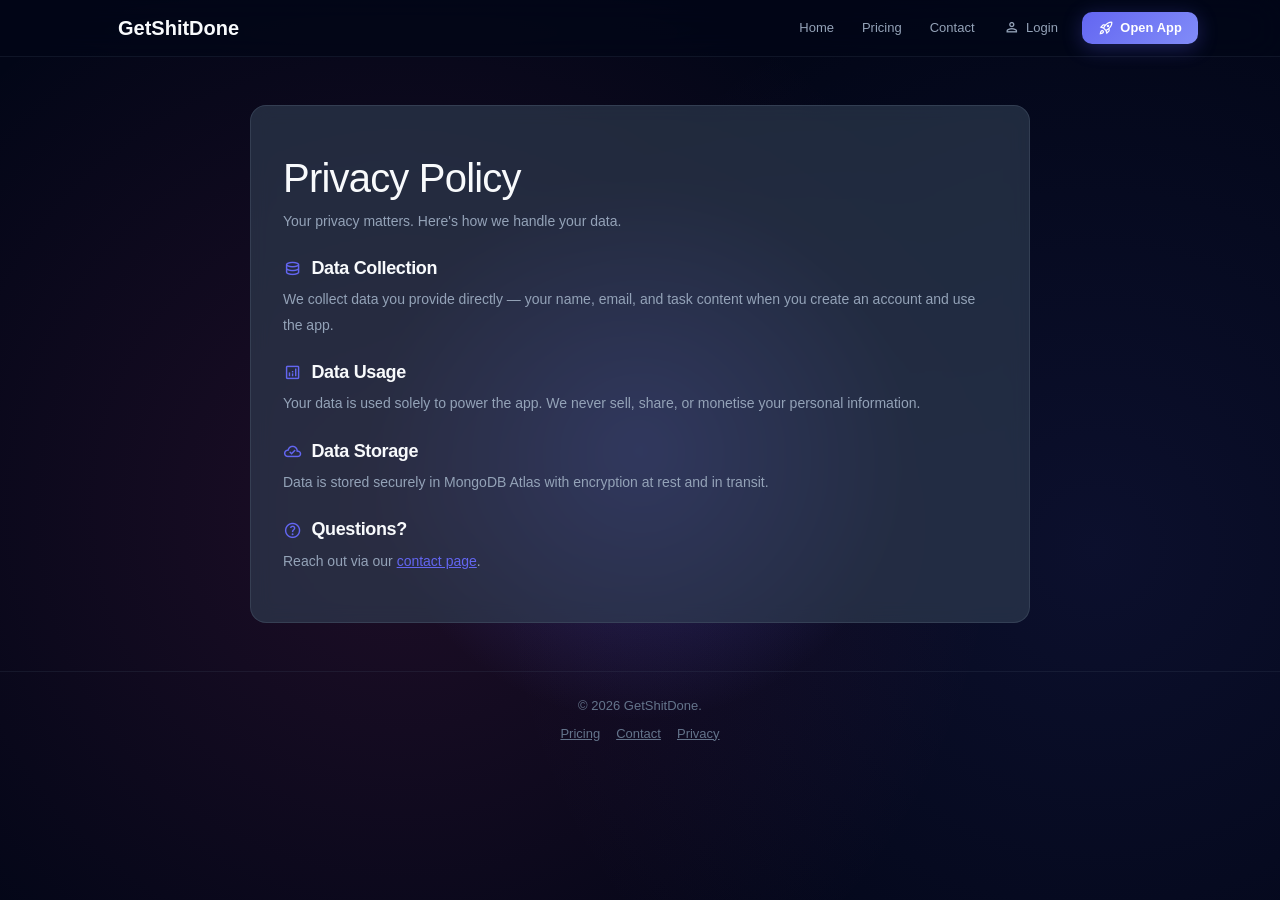
<file: public/privacy.html>
<!DOCTYPE html>
<html lang="en" data-bs-theme="dark">
<head>
    <meta charset="UTF-8">
    <meta name="viewport" content="width=device-width, initial-scale=1.0">
    <title>Privacy — GetShitDone</title>
    <link href="https://cdn.jsdelivr.net/npm/bootstrap@5.3.3/dist/css/bootstrap.min.css" rel="stylesheet">
    <link href="https://fonts.googleapis.com/css2?family=Material+Symbols+Outlined:opsz,wght@20..48,300" rel="stylesheet">
    <link rel="stylesheet" href="css/style.css">
    <script src="https://cdn.lordicon.com/lordicon.js"></script>
    <script src="js/background.js" defer></script>
    <script src="js/main.js" defer></script>
</head>
<body>
    <nav class="navbar navbar-expand-lg sticky-top"><div class="container"><a class="navbar-brand" href="index.html"><lord-icon src="https://cdn.lordicon.com/abfverha.json" trigger="loop" delay="3000" colors="primary:#6366f1,secondary:#ec4899" style="width:28px;height:28px"></lord-icon> GetShitDone</a><button class="navbar-toggler" type="button" data-bs-toggle="collapse" data-bs-target="#mainNav"><span class="navbar-toggler-icon"></span></button><div class="collapse navbar-collapse" id="mainNav"><ul class="navbar-nav ms-auto align-items-lg-center gap-1"><li class="nav-item"><a class="nav-link" href="index.html">Home</a></li><li class="nav-item"><a class="nav-link" href="features.html">Pricing</a></li><li class="nav-item"><a class="nav-link" href="contact.html">Contact</a></li><li class="nav-item"><a class="nav-link" href="login.html"><span class="material-symbols-outlined">person</span> Login</a></li><li class="nav-item ms-lg-2"><a class="btn btn-gsd btn-gsd-primary btn-gsd-sm" href="dashboard.html"><span class="material-symbols-outlined" style="font-size:1rem;">rocket_launch</span> Open App</a></li></ul></div></div></nav>

    <main class="container py-5">
        <div class="card-gsd mx-auto" style="max-width:780px;">
            <lord-icon src="https://cdn.lordicon.com/xtzvywzp.json" trigger="loop" delay="3000" colors="primary:#6366f1,secondary:#ec4899" style="width:48px;height:48px;"></lord-icon>
            <h1 class="mt-3">Privacy Policy</h1>
            <p style="color:var(--text-muted);">Your privacy matters. Here's how we handle your data.</p>

            <h3 class="mt-4"><span class="material-symbols-outlined" style="font-size:1.2rem;vertical-align:middle;margin-right:0.3rem;color:var(--primary);">database</span> Data Collection</h3>
            <p style="color:var(--text-muted);line-height:1.8;">We collect data you provide directly — your name, email, and task content when you create an account and use the app.</p>

            <h3 class="mt-4"><span class="material-symbols-outlined" style="font-size:1.2rem;vertical-align:middle;margin-right:0.3rem;color:var(--primary);">analytics</span> Data Usage</h3>
            <p style="color:var(--text-muted);line-height:1.8;">Your data is used solely to power the app. We never sell, share, or monetise your personal information.</p>

            <h3 class="mt-4"><span class="material-symbols-outlined" style="font-size:1.2rem;vertical-align:middle;margin-right:0.3rem;color:var(--primary);">cloud_done</span> Data Storage</h3>
            <p style="color:var(--text-muted);line-height:1.8;">Data is stored securely in MongoDB Atlas with encryption at rest and in transit.</p>

            <h3 class="mt-4"><span class="material-symbols-outlined" style="font-size:1.2rem;vertical-align:middle;margin-right:0.3rem;color:var(--primary);">help</span> Questions?</h3>
            <p style="color:var(--text-muted);line-height:1.8;">Reach out via our <a href="contact.html">contact page</a>.</p>
        </div>
    </main>

    <footer class="py-4 text-center"><div class="container"><p class="mb-2">&copy; 2026 GetShitDone.</p><div class="d-flex gap-3 justify-content-center"><a href="features.html">Pricing</a><a href="contact.html">Contact</a><a href="privacy.html">Privacy</a></div></div></footer>
    <script src="https://cdn.jsdelivr.net/npm/bootstrap@5.3.3/dist/js/bootstrap.bundle.min.js"></script>
</body>
</html>
</file>
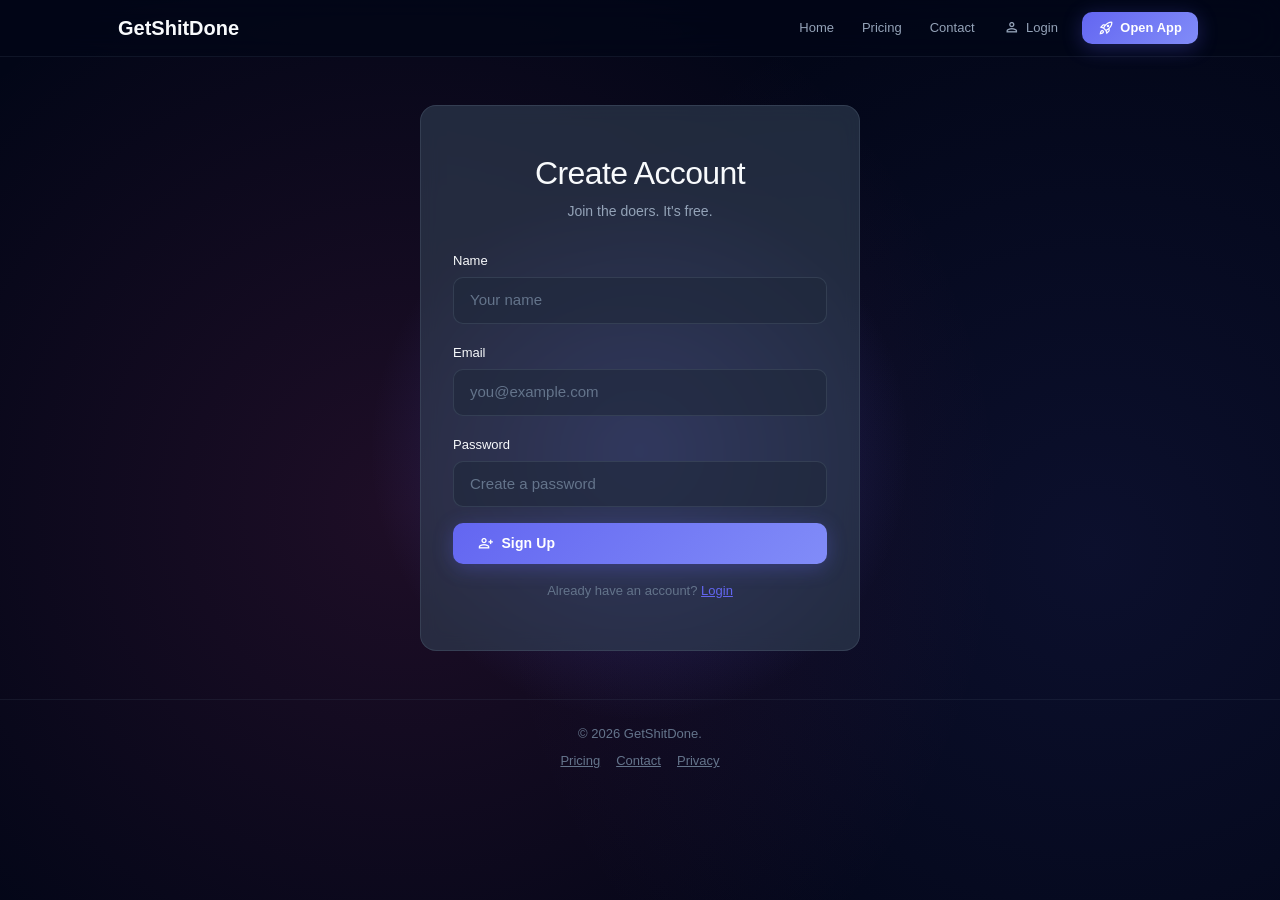
<file: public/register.html>
<!DOCTYPE html>
<html lang="en" data-bs-theme="dark">
<head>
    <meta charset="UTF-8">
    <meta name="viewport" content="width=device-width, initial-scale=1.0">
    <title>Register — GetShitDone</title>
    <link href="https://cdn.jsdelivr.net/npm/bootstrap@5.3.3/dist/css/bootstrap.min.css" rel="stylesheet">
    <link href="https://fonts.googleapis.com/css2?family=Material+Symbols+Outlined:opsz,wght@20..48,300" rel="stylesheet">
    <link rel="stylesheet" href="css/style.css">
    <script src="https://cdn.lordicon.com/lordicon.js"></script>
    <script src="js/background.js" defer></script>
    <script src="js/main.js" defer></script>
</head>
<body>
    <nav class="navbar navbar-expand-lg sticky-top"><div class="container"><a class="navbar-brand" href="index.html"><lord-icon src="https://cdn.lordicon.com/abfverha.json" trigger="loop" delay="3000" colors="primary:#6366f1,secondary:#ec4899" style="width:28px;height:28px"></lord-icon> GetShitDone</a><button class="navbar-toggler" type="button" data-bs-toggle="collapse" data-bs-target="#mainNav"><span class="navbar-toggler-icon"></span></button><div class="collapse navbar-collapse" id="mainNav"><ul class="navbar-nav ms-auto align-items-lg-center gap-1"><li class="nav-item"><a class="nav-link" href="index.html">Home</a></li><li class="nav-item"><a class="nav-link" href="features.html">Pricing</a></li><li class="nav-item"><a class="nav-link" href="contact.html">Contact</a></li><li class="nav-item"><a class="nav-link" href="login.html"><span class="material-symbols-outlined">person</span> Login</a></li><li class="nav-item ms-lg-2"><a class="btn btn-gsd btn-gsd-primary btn-gsd-sm" href="dashboard.html"><span class="material-symbols-outlined" style="font-size:1rem;">rocket_launch</span> Open App</a></li></ul></div></div></nav>

    <main class="container py-5">
        <div class="card-gsd mx-auto" style="max-width:440px;">
            <div class="text-center mb-4">
                <lord-icon src="https://cdn.lordicon.com/dklbhvrt.json" trigger="loop" delay="3000" colors="primary:#6366f1,secondary:#ec4899" style="width:56px;height:56px;"></lord-icon>
                <h2 class="mt-3">Create Account</h2>
                <p style="color:var(--text-muted);font-size:0.875rem;">Join the doers. It's free.</p>
            </div>
            <form onsubmit="event.preventDefault(); window.location.href='dashboard.html';">
                <div class="mb-3"><label class="form-label-gsd">Name</label><input type="text" class="form-control form-control-gsd" placeholder="Your name" required></div>
                <div class="mb-3"><label class="form-label-gsd">Email</label><input type="email" class="form-control form-control-gsd" placeholder="you@example.com" required></div>
                <div class="mb-3"><label class="form-label-gsd">Password</label><input type="password" class="form-control form-control-gsd" placeholder="Create a password" required></div>
                <button type="submit" class="btn btn-gsd btn-gsd-primary w-100"><span class="material-symbols-outlined" style="font-size:1.1rem;">person_add</span> Sign Up</button>
            </form>
            <p class="text-center mt-3" style="font-size:0.8125rem;color:var(--text-dim);">Already have an account? <a href="login.html">Login</a></p>
        </div>
    </main>

    <footer class="py-4 text-center"><div class="container"><p class="mb-2">&copy; 2026 GetShitDone.</p><div class="d-flex gap-3 justify-content-center"><a href="features.html">Pricing</a><a href="contact.html">Contact</a><a href="privacy.html">Privacy</a></div></div></footer>
    <script src="https://cdn.jsdelivr.net/npm/bootstrap@5.3.3/dist/js/bootstrap.bundle.min.js"></script>
</body>
</html>
</file>
<file: public/css/style.css>
/* ============================================
   FILE: style.css
   PURPOSE: GetShitDone custom theme on Bootstrap 5
   ============================================ */


/* ============================================
   COLOUR SCHEME
   Tool: https://m3.material.io/theme-builder
   Also: https://coolors.co
   ============================================ */

:root {
    --primary:         #6366F1;
    --primary-hover:   #4F46E5;
    --primary-light:   rgba(99, 102, 241, 0.12);
    --secondary:       #EC4899;
    --secondary-light: rgba(236, 72, 153, 0.12);
    --accent:          #10B981;
    --accent-light:    rgba(16, 185, 129, 0.12);
    --bg-dark:         #020617;
    --card-bg:         rgba(51, 65, 85, 0.6);
    --card-solid:      #334155;
    --text-main:       #F8FAFC;
    --text-muted:      #94A3B8;
    --text-dim:        #64748B;
    --border:          rgba(71, 85, 105, 0.5);
    --border-hover:    rgba(99, 102, 241, 0.5);
    --danger:          #F43F5E;
    --warning:         #FBBF24;
    --glow:            rgba(99, 102, 241, 0.25);
    --radius:          0.625rem;
    --radius-lg:       1rem;
}


/* ============================================
   TYPOGRAPHY
   Browse & swap: https://fonts.google.com
   Guide: https://fonts.google.com/knowledge
   ============================================ */

@import url('https://fonts.googleapis.com/css2?family=Sora:wght@400;500;600;700;800&family=DM+Sans:ital,wght@0,300;0,400;0,500;0,600;0,700;1,400&display=swap');

:root {
    --font-heading: 'Sora', sans-serif;
    --font-body:    'DM Sans', sans-serif;
}


/* ============================================
   BASE OVERRIDES
   ============================================ */

body {
    font-family: var(--font-body);
    background-color: transparent;
    color: var(--text-main);
}

h1, h2, h3, h4, h5, h6 {
    font-family: var(--font-heading);
    color: var(--text-main);
    letter-spacing: -0.02em;
}

a { color: var(--primary); transition: color 0.2s; }
a:hover { color: var(--primary-hover); }

::selection { background: var(--primary); color: white; }

/* Gradient text */
.gradient-text {
    background: linear-gradient(135deg, var(--primary), var(--secondary));
    -webkit-background-clip: text;
    -webkit-text-fill-color: transparent;
    background-clip: text;
}


/* ============================================
   NAVBAR
   ============================================ */

.navbar {
    background: rgba(2, 6, 23, 0.7) !important;
    backdrop-filter: blur(20px);
    -webkit-backdrop-filter: blur(20px);
    border-bottom: 1px solid rgba(71, 85, 105, 0.2);
    padding: 0.5rem 0;
}

.navbar-brand {
    font-family: var(--font-heading);
    font-size: 1.25rem;
    font-weight: 700;
    color: var(--text-main) !important;
    display: flex;
    align-items: center;
    gap: 0.5rem;
}

.navbar-brand lord-icon { width: 28px; height: 28px; }

.navbar-nav .nav-link {
    font-family: var(--font-heading);
    font-size: 0.8125rem;
    font-weight: 500;
    color: var(--text-muted) !important;
    padding: 0.4rem 0.75rem !important;
    border-radius: var(--radius);
    transition: all 0.2s;
    display: flex;
    align-items: center;
    gap: 0.35rem;
}

.navbar-nav .nav-link:hover {
    color: var(--text-main) !important;
    background: rgba(255,255,255,0.05);
}

.navbar-nav .nav-link .material-symbols-outlined {
    font-size: 1.1rem;
}

.navbar-toggler {
    border-color: var(--border) !important;
    padding: 0.25rem 0.5rem;
}

.navbar-toggler-icon {
    background-image: url("data:image/svg+xml,%3csvg xmlns='http://www.w3.org/2000/svg' viewBox='0 0 30 30'%3e%3cpath stroke='rgba(248,250,252,0.8)' stroke-linecap='round' stroke-miterlimit='10' stroke-width='2' d='M4 7h22M4 15h22M4 23h22'/%3e%3c/svg%3e") !important;
}

.navbar-collapse {
    justify-content: flex-end;
}

@media (max-width: 991.98px) {
    .navbar-collapse {
        background: rgba(2, 6, 23, 0.97);
        backdrop-filter: blur(20px);
        margin-top: 0.5rem;
        padding: 1rem;
        border-radius: var(--radius-lg);
        border: 1px solid var(--border);
    }
}


/* ============================================
   BUTTONS (extend Bootstrap)
   ============================================ */

.btn-gsd {
    font-family: var(--font-heading);
    font-weight: 600;
    font-size: 0.875rem;
    letter-spacing: 0.01em;
    border-radius: var(--radius);
    padding: 0.6rem 1.5rem;
    transition: all 0.25s cubic-bezier(0.2, 0.8, 0.2, 1);
    display: inline-flex;
    align-items: center;
    gap: 0.4rem;
}

.btn-gsd-primary {
    background: linear-gradient(135deg, var(--primary), #818CF8);
    color: white;
    border: none;
    box-shadow: 0 4px 20px rgba(99, 102, 241, 0.3);
}

.btn-gsd-primary:hover {
    transform: translateY(-2px);
    box-shadow: 0 8px 30px rgba(99, 102, 241, 0.45);
    color: white;
}

.btn-gsd-outline {
    background: transparent;
    border: 1.5px solid var(--border);
    color: var(--text-main);
}

.btn-gsd-outline:hover {
    border-color: var(--primary);
    background: var(--primary-light);
    color: var(--primary);
}

.btn-gsd-danger {
    background: var(--danger);
    color: white;
    border: none;
}

.btn-gsd-sm { padding: 0.4rem 1rem; font-size: 0.8rem; }
.btn-gsd-lg { padding: 0.85rem 2.25rem; font-size: 1rem; }


/* ============================================
   BADGE
   ============================================ */

.badge-gsd {
    font-family: var(--font-heading);
    font-size: 0.7rem;
    font-weight: 600;
    letter-spacing: 0.03em;
    padding: 0.35rem 0.8rem;
    border-radius: 2rem;
    display: inline-flex;
    align-items: center;
    gap: 0.3rem;
}

.badge-gsd-primary { background: var(--primary-light); color: var(--primary); }
.badge-gsd-secondary { background: var(--secondary-light); color: var(--secondary); }
.badge-gsd-accent { background: var(--accent-light); color: var(--accent); }


/* ============================================
   HERO
   ============================================ */

.hero {
    padding: 6rem 0 4rem;
    text-align: center;
}

.hero h1 {
    font-size: 3.75rem;
    font-weight: 800;
    line-height: 1.05;
}

.hero-subtitle {
    font-size: 1.125rem;
    color: var(--text-muted);
    max-width: 520px;
    margin: 0 auto;
    line-height: 1.7;
}

.hero-stat-value {
    font-family: var(--font-heading);
    font-size: 1.75rem;
    font-weight: 700;
}

.hero-stat-label {
    font-size: 0.7rem;
    color: var(--text-dim);
    text-transform: uppercase;
    letter-spacing: 0.08em;
}

@media (max-width: 768px) {
    .hero h1 { font-size: 2.25rem; }
    .hero { padding: 4rem 0 3rem; }
}


/* ============================================
   SECTION HEADERS
   ============================================ */

.section-label {
    font-family: var(--font-heading);
    font-size: 0.7rem;
    font-weight: 600;
    color: var(--primary);
    text-transform: uppercase;
    letter-spacing: 0.1em;
    display: inline-flex;
    align-items: center;
    gap: 0.35rem;
}


/* ============================================
   CARDS
   ============================================ */

.card-gsd {
    background: var(--card-bg);
    backdrop-filter: blur(10px);
    border: 1px solid var(--border);
    border-radius: var(--radius-lg);
    padding: 2rem;
    transition: border-color 0.3s, transform 0.3s;
}

.card-gsd:hover {
    border-color: var(--border-hover);
    transform: translateY(-2px);
}

.card-icon-wrap {
    width: 48px;
    height: 48px;
    border-radius: 12px;
    display: flex;
    align-items: center;
    justify-content: center;
    margin-bottom: 1.25rem;
}

.card-icon-wrap.purple { background: var(--primary-light); }
.card-icon-wrap.pink { background: var(--secondary-light); }
.card-icon-wrap.green { background: var(--accent-light); }
.card-icon-wrap lord-icon { width: 28px; height: 28px; }

.card-gsd h3 { font-size: 1.125rem; font-weight: 600; }
.card-gsd p { color: var(--text-muted); font-size: 0.875rem; line-height: 1.7; }


/* ============================================
   PRICING
   ============================================ */

.pricing-card { text-align: center; position: relative; }

.pricing-card.featured {
    border-color: var(--primary);
    box-shadow: 0 0 40px rgba(99, 102, 241, 0.1);
    background: rgba(99, 102, 241, 0.05);
}

.pricing-badge {
    position: absolute;
    top: -12px;
    left: 50%;
    transform: translateX(-50%);
    background: linear-gradient(135deg, var(--primary), var(--secondary));
    color: white;
    padding: 0.3rem 1.25rem;
    border-radius: 2rem;
    font-family: var(--font-heading);
    font-size: 0.65rem;
    font-weight: 600;
    text-transform: uppercase;
    letter-spacing: 0.05em;
    white-space: nowrap;
}

.pricing-price {
    font-family: var(--font-heading);
    font-size: 2.75rem;
    font-weight: 800;
}

.pricing-price span { font-size: 0.875rem; color: var(--text-dim); font-weight: 400; }

.pricing-features { list-style: none; padding: 0; text-align: left; }

.pricing-features li {
    padding: 0.4rem 0;
    display: flex;
    align-items: center;
    gap: 0.5rem;
    font-size: 0.875rem;
    color: var(--text-muted);
}

.pricing-features .material-symbols-outlined { font-size: 1.1rem; color: var(--accent); }


/* ============================================
   ABOUT / CTA
   ============================================ */

.about-card {
    background: linear-gradient(135deg, rgba(99,102,241,0.08), rgba(236,72,153,0.05));
    border: 1px solid var(--border);
    border-radius: var(--radius-lg);
    padding: 3rem;
}

@media (max-width: 768px) { .about-card { padding: 2rem; } }


/* ============================================
   FORMS
   ============================================ */

.form-control-gsd {
    background: rgba(30, 41, 59, 0.6);
    border: 1px solid var(--border);
    border-radius: var(--radius);
    color: var(--text-main);
    padding: 0.7rem 1rem;
    font-family: var(--font-body);
    font-size: 0.9375rem;
    transition: border-color 0.2s, box-shadow 0.2s;
}

.form-control-gsd::placeholder { color: var(--text-dim); }

.form-control-gsd:focus {
    background: rgba(30, 41, 59, 0.8);
    border-color: var(--primary);
    box-shadow: 0 0 0 3px var(--glow);
    color: var(--text-main);
    outline: none;
}

.form-label-gsd {
    font-family: var(--font-heading);
    font-weight: 500;
    font-size: 0.8125rem;
    color: var(--text-main);
    margin-bottom: 0.4rem;
}


/* ============================================
   DASHBOARD — TASKS
   ============================================ */

.task-list { display: flex; flex-direction: column; gap: 0.75rem; }

.task-item {
    background: var(--card-bg);
    border: 1px solid var(--border);
    border-radius: var(--radius);
    padding: 1rem 1.25rem;
    display: flex;
    align-items: center;
    gap: 1rem;
    transition: border-color 0.2s, opacity 0.3s, transform 0.3s;
    animation: slideDown 0.3s ease forwards;
}

.task-item:hover { border-color: var(--border-hover); }
.task-item.completed { opacity: 0.4; }
.task-item.completed .task-title { text-decoration: line-through; color: var(--text-dim); }

.task-checkbox {
    appearance: none;
    -webkit-appearance: none;
    width: 22px;
    height: 22px;
    min-width: 22px;
    border: 2px solid var(--border);
    border-radius: 6px;
    cursor: pointer;
    transition: all 0.2s;
    position: relative;
}

.task-checkbox:checked { background: var(--accent); border-color: var(--accent); }

.task-checkbox:checked::after {
    content: '✓';
    position: absolute;
    top: 50%; left: 50%;
    transform: translate(-50%, -50%);
    color: white;
    font-size: 14px;
    font-weight: 700;
}

.task-checkbox:hover { border-color: var(--primary); }
.task-content { flex: 1; min-width: 0; }
.task-title { font-weight: 500; }

.task-meta {
    display: flex;
    gap: 0.75rem;
    margin-top: 0.2rem;
    font-size: 0.75rem;
    color: var(--text-dim);
}

.task-actions { display: flex; gap: 0.25rem; }

.task-actions button {
    background: none;
    border: none;
    color: var(--text-dim);
    cursor: pointer;
    padding: 0.3rem;
    border-radius: 0.375rem;
    transition: all 0.2s;
}

.task-actions button:hover { color: var(--text-main); background: rgba(255,255,255,0.05); }
.task-actions button.delete-btn:hover { color: var(--danger); }

/* Progress bar */
.progress-gsd {
    height: 6px;
    background: rgba(51, 65, 85, 0.5);
    border-radius: 3px;
    overflow: hidden;
}

.progress-gsd-fill {
    height: 100%;
    background: linear-gradient(90deg, var(--primary), var(--secondary));
    border-radius: 3px;
    transition: width 0.5s ease;
}

/* Filter tabs */
.filter-tab {
    font-family: var(--font-heading);
    font-size: 0.75rem;
    font-weight: 600;
    padding: 0.4rem 1rem;
    border: 1px solid var(--border);
    border-radius: 2rem;
    background: transparent;
    color: var(--text-dim);
    cursor: pointer;
    transition: all 0.2s;
}

.filter-tab:hover { border-color: var(--primary); color: var(--text-main); }
.filter-tab.active { background: var(--primary); border-color: var(--primary); color: white; }

.empty-state { text-align: center; padding: 3rem; color: var(--text-dim); }
.empty-state .material-symbols-outlined { font-size: 3rem; color: var(--border); }


/* ============================================
   MODAL
   ============================================ */

.modal-content-gsd {
    background: var(--card-solid);
    border: 1px solid var(--border);
    border-radius: var(--radius-lg);
    color: var(--text-main);
}

.modal-backdrop { --bs-backdrop-opacity: 0.85; }

.btn-close-white {
    filter: invert(1) grayscale(100%) brightness(200%);
}


/* ============================================
   TOAST
   ============================================ */

.toast-container-gsd {
    position: fixed;
    bottom: 1.5rem;
    right: 1.5rem;
    z-index: 1100;
    display: flex;
    flex-direction: column;
    gap: 0.5rem;
}

.toast-gsd {
    background: var(--card-solid);
    border: 1px solid var(--border);
    border-radius: var(--radius);
    padding: 0.8rem 1.25rem;
    display: flex;
    align-items: center;
    gap: 0.6rem;
    font-size: 0.875rem;
    color: var(--text-main);
    animation: slideInRight 0.3s ease forwards;
    box-shadow: 0 8px 32px rgba(0,0,0,0.3);
}

.toast-gsd.success { border-left: 3px solid var(--accent); }
.toast-gsd.error { border-left: 3px solid var(--danger); }
.toast-gsd.success .material-symbols-outlined { color: var(--accent); }
.toast-gsd.error .material-symbols-outlined { color: var(--danger); }


/* ============================================
   FOOTER
   ============================================ */

footer {
    border-top: 1px solid rgba(71, 85, 105, 0.2);
    color: var(--text-dim);
    font-size: 0.8125rem;
}

footer a { color: var(--text-dim); }
footer a:hover { color: var(--primary); }


/* ============================================
   404
   ============================================ */

.error-code {
    font-family: var(--font-heading);
    font-size: 10rem;
    font-weight: 800;
    line-height: 1;
    background: linear-gradient(135deg, var(--primary), var(--secondary));
    -webkit-background-clip: text;
    -webkit-text-fill-color: transparent;
    background-clip: text;
}

@media (max-width: 768px) { .error-code { font-size: 6rem; } }


/* ============================================
   ANIMATIONS
   ============================================ */

@keyframes fadeUp {
    from { opacity: 0; transform: translateY(24px); }
    to { opacity: 1; transform: translateY(0); }
}

@keyframes slideDown {
    from { opacity: 0; transform: translateY(-10px); }
    to { opacity: 1; transform: translateY(0); }
}

@keyframes slideInRight {
    from { opacity: 0; transform: translateX(100px); }
    to { opacity: 1; transform: translateX(0); }
}

@keyframes fadeOut {
    to { opacity: 0; transform: translateX(30px); }
}

.anim-fade-up {
    animation: fadeUp 0.7s ease forwards;
    opacity: 0;
}

.anim-delay-1 { animation-delay: 0.1s; }
.anim-delay-2 { animation-delay: 0.2s; }
.anim-delay-3 { animation-delay: 0.3s; }
.anim-delay-4 { animation-delay: 0.4s; }

@media (prefers-reduced-motion: reduce) {
    *, *::before, *::after {
        animation-duration: 0.01ms !important;
        transition-duration: 0.01ms !important;
    }
}

:focus-visible { outline: 2px solid var(--primary); outline-offset: 2px; }
</file>
